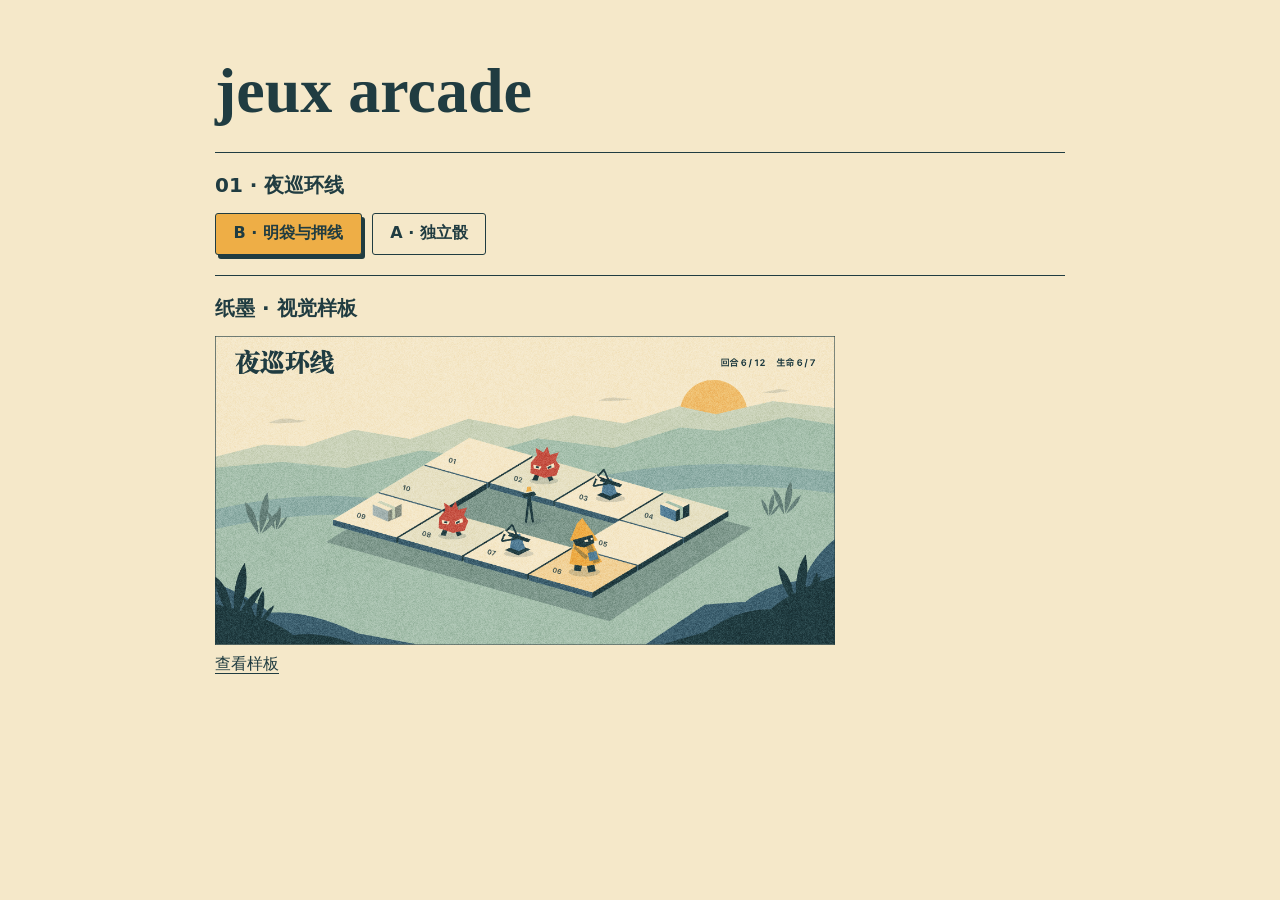
<file: index.html>
<!doctype html>
<html lang="zh-CN">
<head>
  <meta charset="utf-8">
  <meta name="viewport" content="width=device-width, initial-scale=1">
  <meta name="theme-color" content="#f5e8c9">
  <title>jeux arcade</title>
  <meta name="description" content="jeux arcade 是一组可以在浏览器里玩的纸墨风小游戏。每个原型只试一个玩法，看看它能不能让人想再来一局。">
  <link rel="icon" href="data:,">
  <link rel="stylesheet" href="visual/paper-ink/paper.css">
  <style>
    * { box-sizing: border-box; }
    body { margin: 0; background: var(--pi-paper); color: var(--pi-ink); font: 1rem/1.6 var(--pi-font); }
    main { width: min(100% - 32px, 850px); margin: 6vh auto; }
    h1 { font: 800 clamp(2.25rem, 6vw, 4rem)/1.15 var(--pi-display); margin: 0; }
    h2 { font-size: 1.25rem; margin: 0; }
    section { border-top: var(--pi-rule); padding: 16px 0; }
    header { margin-bottom: 24px; }
    .choices { display: flex; flex-wrap: wrap; gap: 10px; margin: 12px 0 4px; }
    a { color: inherit; text-underline-offset: 4px; }
    .choices a { text-decoration: none; }
    .preview { display: block; width: min(100%, 620px); }
    .preview img { display: block; width: 100%; height: auto; margin: 12px 0 6px; }
    a:focus-visible { outline: 3px solid var(--pi-ink); outline-offset: 4px; }
  </style>
</head>
<body>
  <main>
    <header><h1>jeux arcade</h1></header>
    <section aria-labelledby="game"><h2 id="game">01 · 夜巡环线</h2>
      <div class="choices">
        <a class="pi-action primary" href="01-dead-circuit/index.html?mode=bag&amp;seed=23">B · 明袋与押线</a>
        <a class="pi-action" href="01-dead-circuit/index.html?mode=classic&amp;seed=23">A · 独立骰</a>
      </div>
    </section>
    <section aria-labelledby="visual"><h2 id="visual">纸墨 · 视觉样板</h2>
      <a class="preview" href="visual/paper-ink/index.html"><img src="visual/paper-ink/board-preview.png" alt="暖黄色巡夜人站在纸纹棋盘上"><span>查看样板</span></a>
    </section>
  </main>
</body>
</html>
</file>
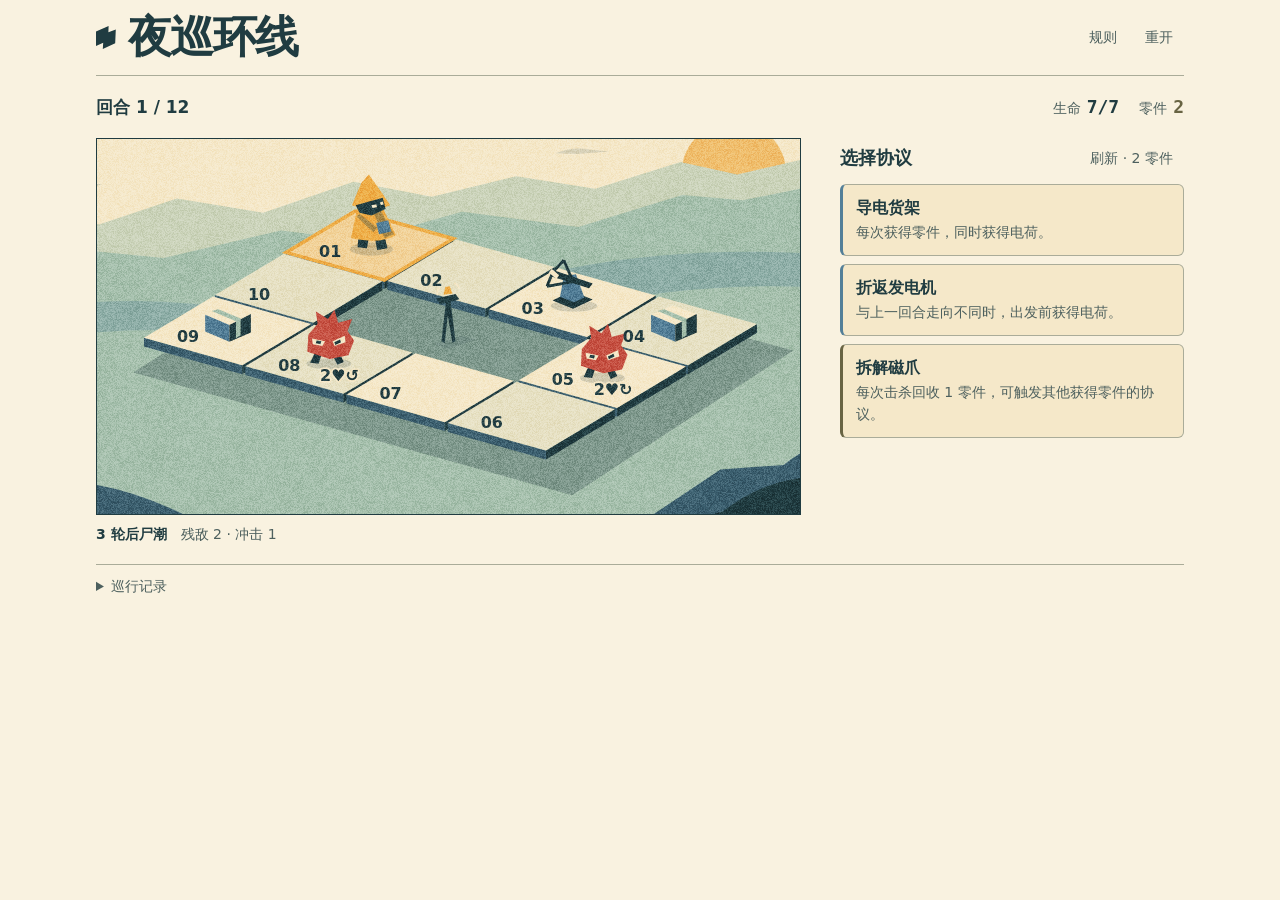
<file: 01-dead-circuit/index.html>
<!doctype html>
<html lang="zh-CN">
<head>
  <meta charset="utf-8">
  <meta name="viewport" content="width=device-width,initial-scale=1">
  <meta name="theme-color" content="#f5e8c9">
  <title>夜巡环线 · jeux arcade</title>
  <link rel="icon" href="data:,">
  <link rel="stylesheet" href="../visual/paper-ink/paper.css">
  <link rel="stylesheet" href="style.css">
  <script defer src="../visual/paper-ink/scene.js"></script>
  <script defer src="game.js"></script><script defer src="screen.js"></script>
</head>
<body>
  <svg id="symbols" class="defs" aria-hidden="true"></svg>
  <div class="shell">
    <header><h1><i class="mark" aria-hidden="true"></i>夜巡环线</h1><nav><button id="help">规则</button><button id="restart">重开</button></nav></header>
    <main>
      <div class="hud"><strong id="round"></strong><span>生命 <b id="hp"></b></span><span>零件 <b id="scrap"></b></span></div>
      <div class="layout">
        <section aria-label="棋盘"><div class="pi-print stage"><svg id="board" viewBox="152 24 792 422" role="group" aria-label="十格环形棋盘"></svg></div>
          <div class="board-note"><div id="wave"></div><p id="hint" role="status" hidden></p></div></section>
        <aside class="console" aria-label="当前行动">
          <section id="bag-tray" hidden><div class="bag-heading"><h2>袋中余数</h2><span id="bag-status"></span></div><div id="bag-faces"></div></section>
          <div id="draft"></div><div id="actions"></div>
          <div class="kits" hidden><span>建造</span><button data-kit="amp"></button><button data-kit="gun"></button></div>
        </aside>
      </div>
      <div class="archive"><details id="rig"><summary>已装协议 <span id="slots"></span></summary><div id="deck"></div></details>
        <details><summary>巡行记录</summary><p id="metrics"></p><div id="events" role="log"></div></details></div>
    </main>
  </div>
  <dialog id="manual" aria-label="规则"><h2>规则</h2><dl>
    <dt>01　选牌与部署</dt><dd>每个奇数回合从三个随机协议中选一个永久生效。想让“击杀”触发“回收”，再用“获得零件”触发攻击？看牌面临场决定。可花 2 零件刷新一次。投前还可在任意空路格安装一件永久装置。04、09 号每波各能领取 2 零件一次。</dd>
    <dt>02　选向巡行</dt><dd><span id="movement-rule">四面骰决定步数；投完再选方向。</span>每经过一格先触发装置，再拾取补给，最后每只仍在本格的感染体令你失去 1 生命。出发格不触发。</dd>
    <dt>03　构筑连锁</dt><dd>弩炮沿本次走向射击本格及前方两格内最近的一只，造成 1 伤害。经过电容后，下次弩炮命中改为 3 伤害。电荷可带过回合，但不能叠加。</dd>
    <dt>04　抵挡尸潮</dt><dd>第 3、6、9、12 回合走完，每两只活敌造成 1 伤害（向上取整）。非终局时，残敌再沿标记方向移动一格，并补入新敌。四波规模为 2 / 3 / 5 / 8 只。最后一次冲击后生命大于 0 即获胜。</dd>
  </dl><div class="edition"><span id="edition-title"></span><span id="seed"></span><a id="compare" target="_blank" rel="noopener"></a></div><button class="primary close">返回棋盘</button></dialog>
  <dialog id="reset" aria-label="重新开局"><h2>重新开局？</h2><div class="reset-actions"><button id="same">同一种子</button><button id="fresh">新种子</button><button class="close">取消</button></div></dialog>
</body></html>
</file>
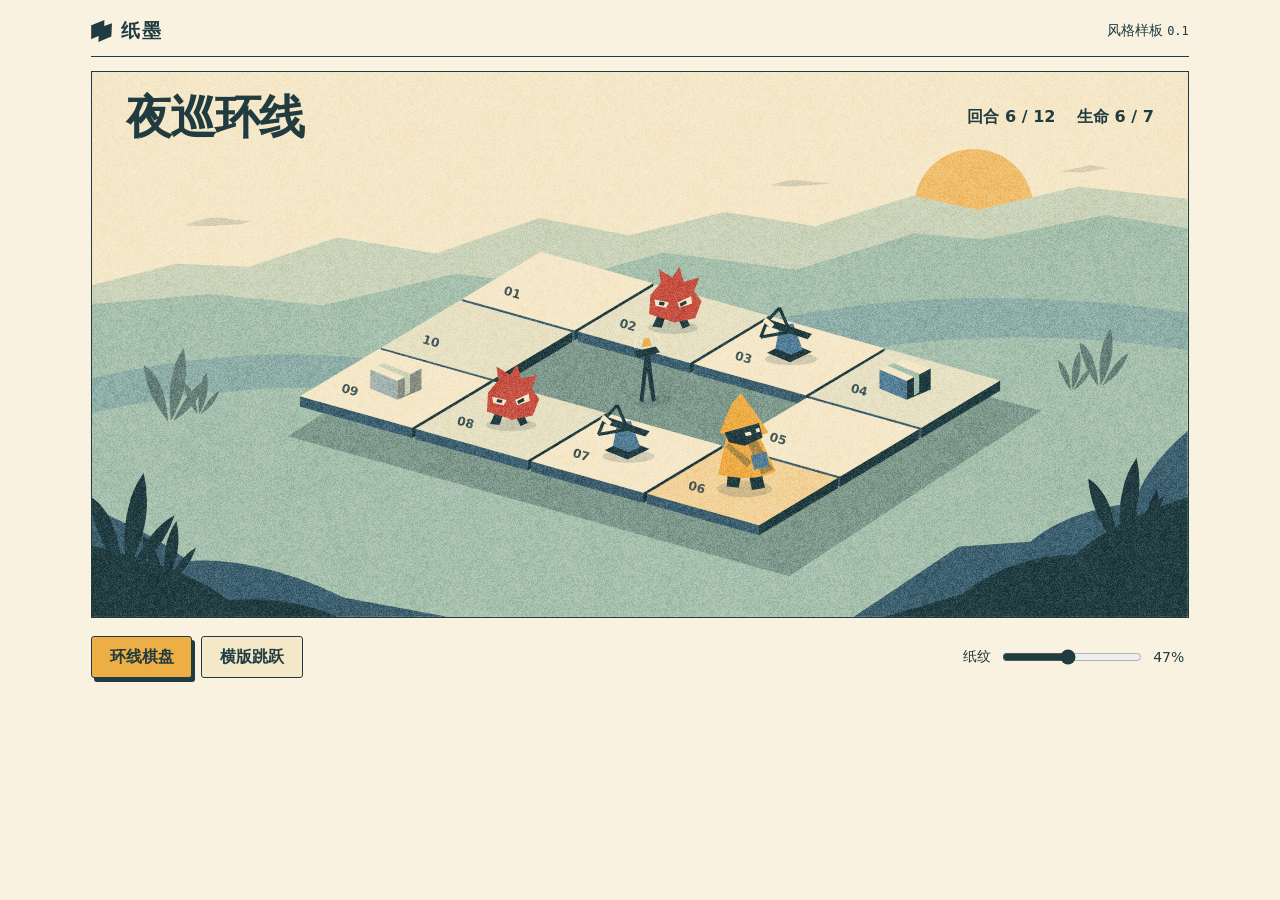
<file: visual/paper-ink/index.html>
<!doctype html>
<html lang="zh-CN">
<head>
  <meta charset="utf-8">
  <meta name="viewport" content="width=device-width, initial-scale=1">
  <meta name="theme-color" content="#f5e8c9">
  <title>纸墨 · 风格样板</title>
  <link rel="icon" href="data:,">
  <link rel="stylesheet" href="paper.css">
  <link rel="stylesheet" href="specimen.css">
  <script src="scene.js" defer></script>
  <script src="specimen.js" defer></script>
</head>
<body>
  <main>
    <div class="top"><strong class="brand"><i aria-hidden="true"></i>纸墨</strong><span>风格样板 <b>0.1</b></span></div>
    <section class="pi-print" aria-label="风格预览">
      <div class="pi-hud"><h1 id="name">夜巡环线</h1><div class="stats" id="stats">回合 6 / 12　 生命 6 / 7</div></div>
      <svg viewBox="0 0 1080 465" id="scene" role="img" aria-labelledby="scene-title">
        <title id="scene-title">十格环线上的巡夜人与感染体</title>
        <g id="art"></g>
      </svg>
    </section>
    <div class="tools">
      <div class="switch" role="group" aria-label="场景"><button class="pi-action" data-scene="board" aria-pressed="true">环线棋盘</button><button class="pi-action" data-scene="platform" aria-pressed="false">横版跳跃</button></div>
      <label>纸纹 <input type="range" id="grain" min="0" max="100" value="47"><output for="grain">47%</output></label>
    </div>
  </main>
</body>
</html>
</file>
<file: visual/paper-ink/paper.css>
:root {
  --pi-paper: #f5e8c9;
  --pi-ink: #203c41;
  --pi-field: #a7c1ae;
  --pi-signal: #eeae46;
  --pi-threat: #c75142;
  --pi-water: #537f98;
  --pi-grain: .47;
  --pi-period: 256px;
  --pi-font: system-ui, "PingFang SC", "Microsoft YaHei", sans-serif;
  --pi-display: "Songti SC", "Noto Serif CJK SC", "SimSun", Georgia, serif;
  --pi-rule: 1.5px solid var(--pi-ink);
  --pi-shadow: 3px 4px 0 var(--pi-ink);
}
.pi-print {
  position: relative;
  isolation: isolate;
  overflow: hidden;
  background: var(--pi-paper);
}
.pi-print::after {
  content: "";
  position: absolute;
  z-index: 1;
  inset: 0;
  pointer-events: none;
  background: url("./paper-grain.png") repeat left top / var(--pi-period) var(--pi-period);
  mix-blend-mode: soft-light;
  opacity: var(--pi-grain);
}
.shadow { fill: var(--pi-ink); opacity: .16; }
.goldshade { fill: color-mix(in srgb, var(--pi-signal) 67%, var(--pi-ink)); }
.pi-hud { position: relative; z-index: 2; }
.pi-action {
  padding: .6em 1.1em;
  border: var(--pi-rule);
  border-radius: 3px;
  background: var(--pi-paper);
  color: var(--pi-ink);
  font: 650 1rem var(--pi-font);
  cursor: pointer;
}
.pi-action[aria-pressed="true"], .pi-action.primary {
  background: var(--pi-signal);
  box-shadow: var(--pi-shadow);
}
.pi-action:focus-visible { outline: 3px solid var(--pi-ink); outline-offset: 4px; }
@media (forced-colors: active) {
  .pi-print::after { display: none; }
  .pi-action[aria-pressed="true"] { border: 3px double Highlight; }
}
</file>
<file: 01-dead-circuit/style.css>
:root {
  color-scheme: light;
  --bg: color-mix(in srgb, var(--pi-paper) 58%, white);
  --surface: var(--pi-paper);
  --line: color-mix(in srgb, var(--pi-ink) 35%, var(--pi-paper));
  --text: var(--pi-ink);
  --dim: color-mix(in srgb, var(--pi-ink) 79%, var(--pi-paper));
  --lime: var(--pi-ink);
  --aqua: var(--pi-water);
  --gold: color-mix(in srgb, var(--pi-ink) 65%, var(--pi-signal));
  --violet: var(--pi-water);
  --mono: ui-monospace, SFMono-Regular, Consolas, monospace;
  background: var(--bg);
  color: var(--text);
  font: 16px/1.45 var(--pi-font);
}
* { box-sizing: border-box; }
body { margin: 0; }
[hidden] { display: none !important; }
.defs { position: absolute; width: 0; height: 0; overflow: hidden; }
.shell { max-width: 1180px; margin: auto; padding: 0 clamp(16px, 4vw, 46px) 28px; }
button {
  font: inherit; color: inherit; cursor: pointer;
  border: 1px solid var(--line); border-radius: 6px; background: var(--surface);
}
button:not(:disabled):hover { filter: brightness(1.15); }
button:disabled { opacity: .42; cursor: default; }
:is(button, a, summary):focus-visible { outline: 2px solid var(--aqua); outline-offset: 3px; z-index: 2; }
h1, h2, p { margin: 0; }
h1 { display: flex; align-items: center; gap: 12px; font: 800 clamp(27px, 3.4vw, 44px)/1.15 var(--pi-display); letter-spacing: -.04em; }
h2 { font-size: 18px; }
header, header nav, .hud, .bag-heading, .draft-heading, .kits, .directions, .reset-actions {
  display: flex; align-items: center;
}
header { min-height: 76px; justify-content: space-between; border-bottom: 1px solid var(--line); }
.mark { width: 20px; height: 23px; background: var(--pi-ink); clip-path: polygon(0 24%,63% 0,62% 27%,99% 15%,96% 75%,34% 100%,36% 73%,0 87%); }
header nav { gap: 6px; }
header nav button, .redraw { padding: 7px 10px; background: transparent; border-color: transparent; color: var(--dim); font-size: 14px; }
header nav button:hover, .redraw:hover { background: var(--surface); color: var(--text); }
.hud { gap: 20px; min-height: 62px; font-variant-numeric: tabular-nums; color: var(--dim); }
.hud strong { margin-right: auto; color: var(--text); font-size: 17px; }
.hud span { display: inline-flex; align-items: baseline; gap: 6px; font-size: 14px; }
.hud b { font: 650 18px var(--mono); color: var(--text); }
#hp { color: var(--lime); }
#hp.critical { color: var(--pi-threat); }
#scrap { color: var(--gold); }
.layout { display: grid; grid-template-columns: minmax(0, 2.05fr) minmax(255px, 1fr); gap: clamp(18px, 3vw, 40px); align-items: start; }
.stage { border: var(--pi-rule); }
#board { width: 100%; height: auto; display: block; }
.cell { cursor: pointer; }
.cell:focus { outline: none; }
.cell:focus-visible .tile-top, .cell:hover .tile-top { stroke: var(--pi-ink); stroke-width: 3; }
.cell.occupied .tile-top { stroke: var(--pi-signal); stroke-width: 4; }
.cell.eligible .tile-top { stroke: var(--pi-ink); stroke-width: 3; stroke-dasharray: 7 5; cursor: crosshair; }
.cell.preview .tile-top { fill: var(--pi-signal); }
.cell.strike .tile-top { fill: var(--pi-threat); }
.tile-id, .enemy-tag, .charge { font: 750 18px var(--pi-font); fill: var(--pi-ink); pointer-events: none; }
.enemy-tag, .charge { paint-order: stroke; stroke: var(--pi-paper); stroke-width: 4px; stroke-linejoin: round; }
.charge { font-size: 28px; }
.board-note { padding: 9px 0 0; font-size: 14px; color: var(--dim); }
.board-note b { color: var(--pi-ink); }
#hint { margin-top: 4px; font-weight: 600; }
.console { padding: 2px 0; }
.bag-heading, .draft-heading { justify-content: space-between; gap: 10px; }
#bag-status { color: var(--dim); font-size: 14px; }
#bag-faces { display: grid; grid-template-columns: repeat(4, 1fr); gap: 6px; margin: 12px 0 18px; }
#bag-faces span { display: grid; place-items: center; height: 48px; font: 650 24px var(--mono); border-radius: 5px; }
.available { color: var(--pi-ink); background: var(--pi-paper); border: var(--pi-rule); border-bottom-width: 3px; }
.spent { color: var(--dim); border: 1px dashed var(--line); text-decoration: line-through; }
.primary, .dir, .bet { min-height: 44px; padding: 9px 12px; font-weight: 650; }
.primary { width: 100%; background: var(--pi-signal); color: var(--pi-ink); border: var(--pi-rule); border-radius: 3px; box-shadow: var(--pi-shadow); }
.primary svg { width: 20px; height: 20px; margin-right: 8px; vertical-align: middle; }
.directions { gap: 7px; }
.dir, .bet { flex: 1; }
.dir { color: var(--lime); }
#actions h2 { margin-bottom: 12px; }
#actions p { margin-bottom: 14px; color: var(--dim); }
fieldset { min-width: 0; margin: 15px 0 0; padding: 0; border: 0; }
legend, .kits > span { font-size: 14px; color: var(--dim); }
legend { margin-bottom: 6px; padding: 0; }
.moving { padding: 13px; border-radius: 6px; background: var(--surface); text-align: center; color: var(--aqua); }
.kits { margin-top: 20px; padding-top: 14px; border-top: 1px solid var(--line); gap: 8px; }
.kits button { display: flex; align-items: center; gap: 5px; flex: 1; justify-content: center; padding: 7px 3px; font-size: 14px; }
.kits .sprite { width: 22px; height: 22px; }
.kits button.active { border-color: var(--violet); color: var(--violet); }
.cost { color: var(--gold); font: 14px var(--mono); }
.offer { display: block; width: 100%; margin-top: 8px; padding: 11px 13px; text-align: left; border-left: 3px solid var(--tint); }
.offer strong { font-size: 16px; }
.offer span, #deck p { display: block; margin-top: 3px; color: var(--dim); font-size: 14px; line-height: 1.55; }
.archive { margin-top: 20px; padding-top: 5px; border-top: 1px solid var(--line); }
.archive summary { width: fit-content; padding: 6px 0; color: var(--dim); font-size: 14px; cursor: pointer; }
#slots { margin-left: 4px; color: var(--lime); }
#deck { display: grid; grid-template-columns: repeat(auto-fit, minmax(min(100%, 225px), 1fr)); gap: 10px; padding: 6px 0 12px; }
#deck > div { padding-left: 9px; border-left: 2px solid var(--tint); }
#metrics { margin: 3px 0; font-size: 14px; }
#events { max-height: 180px; overflow-y: auto; }
.logrow { display: flex; gap: 12px; padding: 5px 0; font-size: 14px; color: var(--dim); }
.logrow time { padding-top: 2px; font: 13px var(--mono); color: var(--lime); }
dialog { width: min(480px, 92vw); max-height: 88vh; padding: 24px; border: 1px solid var(--line); border-radius: 9px; color: var(--text); background: var(--pi-paper); }
dialog::backdrop { background: color-mix(in srgb, var(--pi-ink) 60%, transparent); }
dt { margin-top: 12px; color: var(--lime); font-weight: 650; }
dd { margin: 5px 0; color: var(--dim); line-height: 1.6; }
.edition { display: flex; flex-wrap: wrap; align-items: center; gap: 6px 12px; margin: 16px 0; padding-top: 10px; border-top: 1px solid var(--line); font-size: 14px; color: var(--dim); }
.edition a { color: var(--aqua); }
.reset-actions { flex-wrap: wrap; gap: 8px; margin-top: 16px; }
.reset-actions button { padding: 8px 14px; }
@media (max-width: 730px) {
  .shell { padding-inline: 12px; }
  header { min-height: 52px; }
  h1 { font-size: 21px; gap: 8px; }
  .mark { width: 15px; height: 15px; border-width: 3px; }
  .hud { min-height: 44px; gap: 12px; }
  .hud strong { font-size: 15px; }
  .hud b { font-size: 16px; }
  .layout { grid-template-columns: 1fr; gap: 16px; }
  .tile-id, .enemy-tag { font-size: 23px; }
  #bag-faces { margin: 6px 0 10px; }
  #bag-faces span { height: 35px; font-size: 20px; }
  fieldset, .kits { margin-top: 10px; }
  .kits { padding-top: 10px; }
  .archive { margin-top: 14px; }
}
@media (prefers-reduced-motion: reduce) { * { animation: none !important; } }
</file>
<file: visual/paper-ink/specimen.css>
* { box-sizing: border-box; }
body { margin: 0; background: #f9f2e1; font-family: var(--pi-font); color: var(--pi-ink); }
main { width: min(1200px, 100%); margin: auto; padding: 18px clamp(12px, 4vw, 54px) 24px; }
.top, .brand, .tools, .switch, label, .pi-hud { display: flex; align-items: center; }
.top, .pi-hud, .tools { justify-content: space-between; gap: 12px; }
.top { margin-bottom: 14px; padding-bottom: 12px; border-bottom: var(--pi-rule); font-size: 14px; }
.brand { gap: 9px; font-size: 19px; letter-spacing: .12em; }
.brand i { width: 21px; height: 22px; background: var(--pi-ink); clip-path: polygon(0 24%, 63% 0, 62% 27%, 99% 15%, 96% 75%, 34% 100%, 36% 73%, 0 87%); }
.top b { font: 500 12px ui-monospace, monospace; }
.pi-print { border: var(--pi-rule); }
.pi-hud { padding: 18px clamp(14px, 3vw, 34px) 0; }
h1 { font: 800 clamp(24px, 4vw, 46px)/1.2 var(--pi-display); margin: 0; letter-spacing: -.04em; }
.stats { font-weight: 650; font-size: clamp(12px, 1.6vw, 16px); font-variant-numeric: tabular-nums; }
#scene { display: block; width: 100%; height: auto; }
.tools { flex-wrap: wrap; margin-top: 18px; }
.switch, label { gap: 9px; }
label { font-size: 14px; }
input { width: clamp(80px, 15vw, 140px); accent-color: var(--pi-ink); }
output { min-width: 4ch; font-variant-numeric: tabular-nums; }
.tile-number { font: 650 12px var(--pi-font); fill: var(--pi-ink); opacity: .83; }
@media (max-width: 560px) {
  main { padding: 12px 9px; }
  .pi-hud { padding: 12px 12px 1px; }
  #scene { width: 124%; max-width: none; margin-left: -12%; }
  .tools { gap: 14px; }
  .pi-action { padding: .5em .8em; font-size: 14px; }
}
</file>
